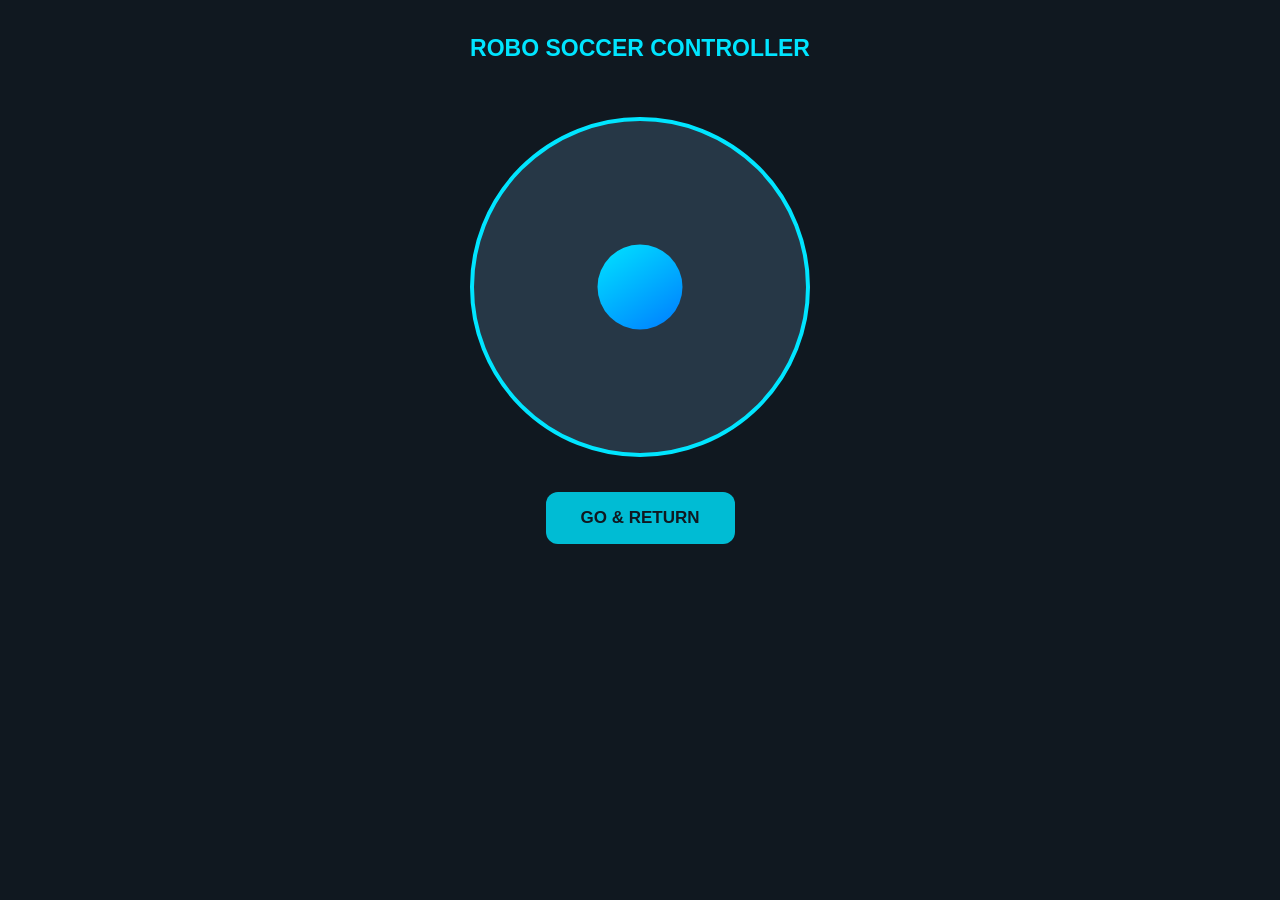
<file: Arduino/index.html>
<!DOCTYPE html>
<html>
<head>
<meta name="viewport" content="width=device-width,
initial-scale=1, maximum-scale=1, user-scalable=no">

<title>ROBO SOCCER CONTROLLER</title>

<style>
* { box-sizing: border-box; }

body {
    margin: 0;
    background: #101820;
    color: white;
    font-family: Arial;
    text-align: center;
    user-select: none;
    touch-action: none;
}

h2 {
    margin-top: 35px;
    font-size: 23px;
    color: #00e5ff;
}

#joystick {
    width: min(78vw, 340px);
    height: min(78vw, 340px);
    margin: 55px auto 35px;
    background: #263746;
    border: 4px solid #00e5ff;
    border-radius: 50%;
    position: relative;
    touch-action: none;
}

#stick {
    width: 85px;
    height: 85px;
    background: linear-gradient(145deg,#00e5ff,#007bff);
    border-radius: 50%;
    position: absolute;
    left: 50%;
    top: 50%;
    transform: translate(-50%,-50%);
}

#returnBtn {
    background: #00bcd4;
    color: #101820;
    border: none;
    padding: 16px 35px;
    border-radius: 12px;
    font-size: 17px;
    font-weight: bold;
}

#returnBtn:disabled {
    opacity: 0.5;
}
</style>
</head>

<body>

<h2>ROBO SOCCER CONTROLLER</h2>

<div id="joystick">
    <div id="stick"></div>
</div>

<button id="returnBtn">GO & RETURN</button>

<script>
const joystick = document.getElementById("joystick");
const stick = document.getElementById("stick");
const returnBtn = document.getElementById("returnBtn");

let active = false;
let x = 0, y = 0;
let lastSend = 0;

function sendCommand(force = false) {
    const now = Date.now();

    if (!force && now - lastSend < 40) return;

    lastSend = now;

    fetch(`/control?x=${x.toFixed(3)}&y=${y.toFixed(3)}`)
        .catch(() => {});
}

function moveJoystick(e) {
    if (!active) return;

    const rect = joystick.getBoundingClientRect();

    let dx = e.clientX - rect.left - rect.width / 2;
    let dy = rect.top + rect.height / 2 - e.clientY;

    const max = rect.width / 2 - 48;
    const distance = Math.hypot(dx, dy);

    if (distance > max) {
        dx *= max / distance;
        dy *= max / distance;
    }

    x = dx / max;
    y = dy / max;

    stick.style.left = (50 + dx / rect.width * 100) + "%";
    stick.style.top = (50 - dy / rect.height * 100) + "%";

    sendCommand();
}

function resetJoystick() {
    if (!active) return;

    active = false;
    x = 0;
    y = 0;

    stick.style.left = "50%";
    stick.style.top = "50%";

    sendCommand(true);
}

joystick.addEventListener("pointerdown", e => {
    active = true;
    joystick.setPointerCapture(e.pointerId);
    moveJoystick(e);
});

joystick.addEventListener("pointermove", moveJoystick);
joystick.addEventListener("pointerup", resetJoystick);
joystick.addEventListener("pointercancel", resetJoystick);

returnBtn.addEventListener("click", async () => {
    if (active) resetJoystick();

    returnBtn.disabled = true;

    try {
        await fetch("/sequence");
    } catch(e) {}

    setTimeout(() => {
        returnBtn.disabled = false;
    }, 1500);
});
</script>

</body>
</html>
</file>
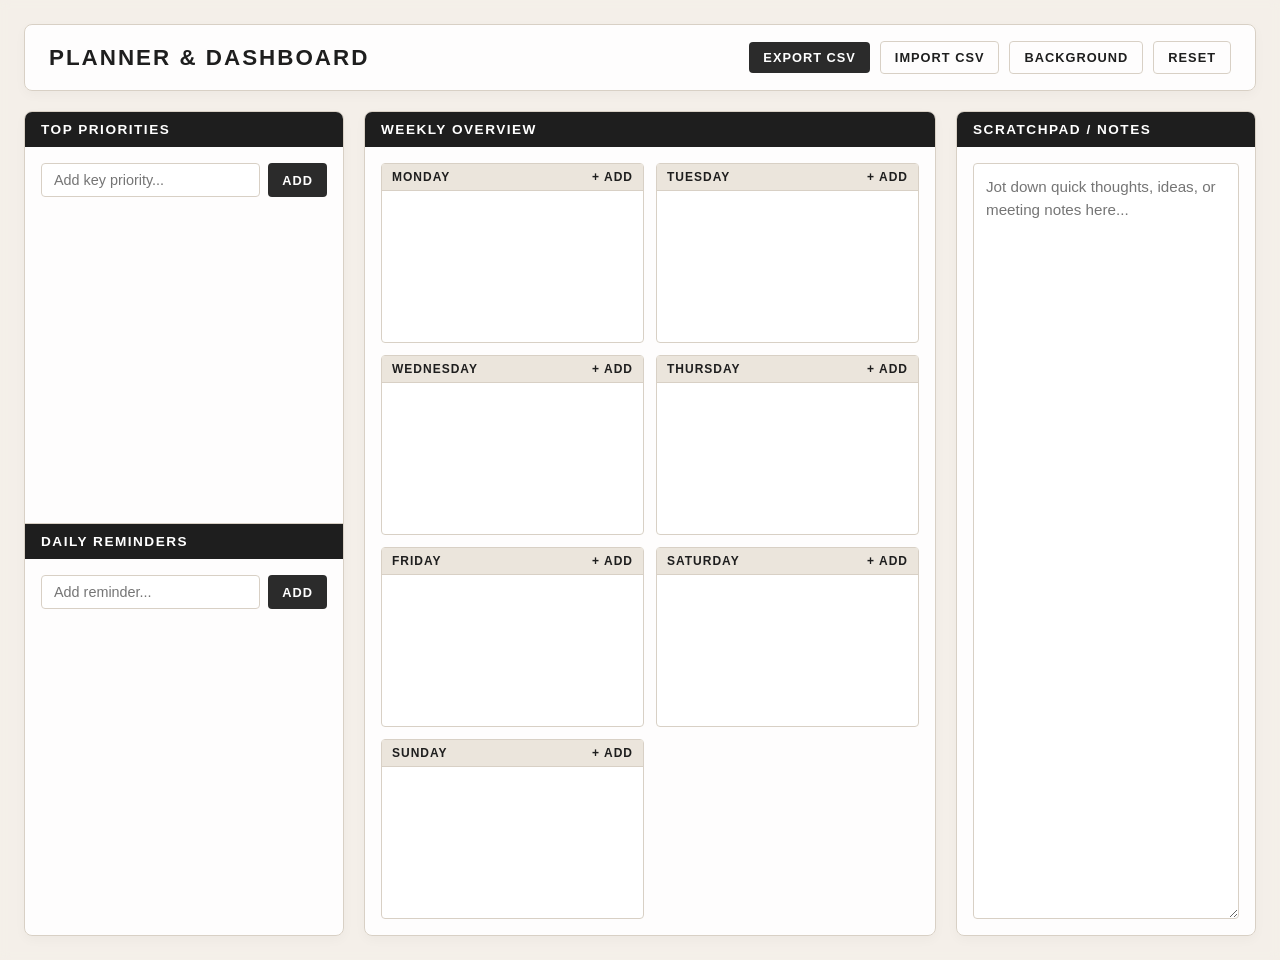
<file: WEB/Custom_notepad/index.html>
<!DOCTYPE html>
<html lang="en">
<head>
  <meta charset="UTF-8">
  <meta name="viewport" content="width=device-width, initial-scale=1.0">
  <title>Planner & Notepad Dashboard with Fixed CSV Import</title>
  <style>
    :root {
      --bg-color: #f4efe9;
      --card-bg: rgba(255, 255, 255, 0.88);
      --card-header: #1e1e1e;
      --card-header-text: #ffffff;
      --text-main: #1e1e1e;
      --text-sub: #666666;
      --border-color: #d8d0c5;
      --accent-color: #2b2b2b;
      --active-bg: #e2dad0;
    }

    * {
      box-sizing: border-box;
      margin: 0;
      padding: 0;
      font-family: -apple-system, BlinkMacSystemFont, "Segoe UI", Roboto, Helvetica, Arial, sans-serif;
    }

    body {
      min-height: 100vh;
      background-color: var(--bg-color);
      background-position: center;
      background-size: cover;
      background-attachment: fixed;
      color: var(--text-main);
      display: flex;
      flex-direction: column;
    }

    .app-wrapper {
      min-height: 100vh;
      background: rgba(244, 239, 233, 0.45);
      backdrop-filter: blur(5px);
      padding: 24px;
      display: flex;
      flex-direction: column;
      gap: 20px;
    }

    header {
      display: flex;
      justify-content: space-between;
      align-items: center;
      background: var(--card-bg);
      padding: 16px 24px;
      border-radius: 8px;
      border: 1px solid var(--border-color);
      box-shadow: 0 4px 12px rgba(0,0,0,0.03);
      flex-wrap: wrap;
      gap: 12px;
    }

    .logo-section h1 {
      font-size: 1.4rem;
      letter-spacing: 2px;
      text-transform: uppercase;
      font-weight: 800;
    }

    .header-controls {
      display: flex;
      gap: 10px;
      align-items: center;
      flex-wrap: wrap;
    }

    .btn {
      background: var(--accent-color);
      color: #ffffff;
      border: none;
      padding: 8px 14px;
      border-radius: 4px;
      font-size: 0.8rem;
      font-weight: 600;
      cursor: pointer;
      text-transform: uppercase;
      letter-spacing: 1px;
      transition: background 0.2s;
    }

    .btn:hover {
      background: #404040;
    }

    .btn-secondary {
      background: transparent;
      color: var(--text-main);
      border: 1px solid var(--border-color);
    }

    .btn-secondary:hover {
      background: var(--active-bg);
    }

    input[type="file"] {
      display: none;
    }

    .dashboard-grid {
      display: grid;
      grid-template-columns: 320px 1fr 300px;
      gap: 20px;
      flex-grow: 1;
    }

    @media (max-width: 1100px) {
      .dashboard-grid {
        grid-template-columns: 1fr 1fr;
      }
    }

    @media (max-width: 768px) {
      .dashboard-grid {
        grid-template-columns: 1fr;
      }
    }

    .panel {
      background: var(--card-bg);
      border-radius: 8px;
      border: 1px solid var(--border-color);
      display: flex;
      flex-direction: column;
      overflow: hidden;
      box-shadow: 0 4px 12px rgba(0,0,0,0.03);
    }

    .panel-header {
      background: var(--card-header);
      color: var(--card-header-text);
      padding: 10px 16px;
      font-size: 0.85rem;
      font-weight: 700;
      letter-spacing: 1.5px;
      text-transform: uppercase;
      display: flex;
      justify-content: space-between;
      align-items: center;
    }

    .panel-body {
      padding: 16px;
      display: flex;
      flex-direction: column;
      gap: 16px;
      flex-grow: 1;
    }

    .task-input-group {
      display: flex;
      gap: 8px;
    }

    .task-input-group input {
      flex-grow: 1;
      border: 1px solid var(--border-color);
      border-radius: 4px;
      padding: 8px 12px;
      background: #ffffff;
      outline: none;
      font-size: 0.9rem;
    }

    .task-list {
      list-style: none;
      display: flex;
      flex-direction: column;
      gap: 6px;
      overflow-y: auto;
      max-height: 240px;
    }

    .task-item {
      display: flex;
      align-items: center;
      gap: 10px;
      padding: 8px 10px;
      background: #ffffff;
      border: 1px solid var(--border-color);
      border-radius: 4px;
      font-size: 0.9rem;
    }

    .task-item.completed span {
      text-decoration: line-through;
      color: var(--text-sub);
    }

    .task-item input[type="checkbox"] {
      cursor: pointer;
      width: 16px;
      height: 16px;
      accent-color: var(--accent-color);
    }

    .task-item span {
      flex-grow: 1;
      word-break: break-word;
    }

    .delete-btn {
      color: #b91c1c;
      background: none;
      border: none;
      font-size: 1.1rem;
      cursor: pointer;
      padding: 0 4px;
      line-height: 1;
    }

    .weekly-grid {
      display: grid;
      grid-template-columns: repeat(2, 1fr);
      gap: 12px;
      flex-grow: 1;
    }

    @media (min-width: 1400px) {
      .weekly-grid {
        grid-template-columns: repeat(4, 1fr);
      }
    }

    .day-column {
      background: #ffffff;
      border: 1px solid var(--border-color);
      border-radius: 4px;
      display: flex;
      flex-direction: column;
      height: 180px;
    }

    .day-header {
      background: #ebe5dc;
      padding: 6px 10px;
      font-size: 0.75rem;
      font-weight: 700;
      letter-spacing: 1px;
      text-transform: uppercase;
      border-bottom: 1px solid var(--border-color);
      display: flex;
      justify-content: space-between;
    }

    .day-tasks {
      padding: 8px;
      flex-grow: 1;
      overflow-y: auto;
      display: flex;
      flex-direction: column;
      gap: 6px;
    }

    .mini-task {
      font-size: 0.8rem;
      display: flex;
      align-items: center;
      gap: 6px;
    }

    .mini-task input {
      accent-color: var(--accent-color);
    }

    .mini-task.completed span {
      text-decoration: line-through;
      color: var(--text-sub);
    }

    .mini-task span {
      flex-grow: 1;
      word-break: break-word;
    }

    textarea {
      width: 100%;
      height: 100%;
      min-height: 220px;
      border: 1px solid var(--border-color);
      border-radius: 4px;
      padding: 12px;
      background: #ffffff;
      color: var(--text-main);
      font-size: 0.95rem;
      line-height: 1.5;
      resize: vertical;
      outline: none;
    }

    textarea:focus {
      border-color: var(--accent-color);
    }
  </style>
</head>
<body>

  <div class="app-wrapper">
    <header>
      <div class="logo-section">
        <h1>Planner & Dashboard</h1>
      </div>
      <div class="header-controls">
        <button class="btn" id="export-csv-btn">Export CSV</button>
        <label for="import-csv" class="btn btn-secondary">Import CSV</label>
        <input type="file" id="import-csv" accept=".csv">
        <label for="bg-upload" class="btn btn-secondary">Background</label>
        <input type="file" id="bg-upload" accept="image/*">
        <button class="btn btn-secondary" id="reset-bg">Reset</button>
      </div>
    </header>

    <div class="dashboard-grid">
      <div class="panel">
        <div class="panel-header">Top Priorities</div>
        <div class="panel-body">
          <div class="task-input-group">
            <input type="text" id="priority-input" placeholder="Add key priority...">
            <button class="btn" id="add-priority-btn">Add</button>
          </div>
          <ul class="task-list" id="priority-list"></ul>
        </div>

        <div class="panel-header" style="border-top: 1px solid var(--border-color);">Daily Reminders</div>
        <div class="panel-body">
          <div class="task-input-group">
            <input type="text" id="reminder-input" placeholder="Add reminder...">
            <button class="btn" id="add-reminder-btn">Add</button>
          </div>
          <ul class="task-list" id="reminder-list"></ul>
        </div>
      </div>

      <div class="panel">
        <div class="panel-header">Weekly Overview</div>
        <div class="panel-body">
          <div class="weekly-grid" id="weekly-grid"></div>
        </div>
      </div>

      <div class="panel">
        <div class="panel-header">Scratchpad / Notes</div>
        <div class="panel-body" style="height: 100%;">
          <textarea id="notepad" placeholder="Jot down quick thoughts, ideas, or meeting notes here..."></textarea>
        </div>
      </div>
    </div>
  </div>

  <script>
    const STORAGE_NOTE = 'planner_notepad';
    const STORAGE_BG = 'planner_bg';
    const STORAGE_PRIORITIES = 'planner_priorities';
    const STORAGE_REMINDERS = 'planner_reminders';
    const STORAGE_WEEKLY = 'planner_weekly';

    const notepad = document.getElementById('notepad');
    const bgUpload = document.getElementById('bg-upload');
    const resetBg = document.getElementById('reset-bg');
    
    const priorityInput = document.getElementById('priority-input');
    const addPriorityBtn = document.getElementById('add-priority-btn');
    const priorityList = document.getElementById('priority-list');

    const reminderInput = document.getElementById('reminder-input');
    const addReminderBtn = document.getElementById('add-reminder-btn');
    const reminderList = document.getElementById('reminder-list');

    const weeklyGrid = document.getElementById('weekly-grid');
    const exportCsvBtn = document.getElementById('export-csv-btn');
    const importCsvInput = document.getElementById('import-csv');

    // Background Management
    const savedBg = localStorage.getItem(STORAGE_BG);
    if (savedBg) document.body.style.backgroundImage = `url(${savedBg})`;

    bgUpload.addEventListener('change', (e) => {
      const file = e.target.files[0];
      if (file) {
        const reader = new FileReader();
        reader.onload = function(event) {
          const bgData = event.target.result;
          document.body.style.backgroundImage = `url(${bgData})`;
          localStorage.setItem(STORAGE_BG, bgData);
        };
        reader.readAsDataURL(file);
      }
    });

    resetBg.addEventListener('click', () => {
      document.body.style.backgroundImage = 'none';
      localStorage.removeItem(STORAGE_BG);
    });

    // Notepad Management
    notepad.value = localStorage.getItem(STORAGE_NOTE) || '';
    notepad.addEventListener('input', () => {
      localStorage.setItem(STORAGE_NOTE, notepad.value);
    });

    // List Manager Helper
    function createListManager(inputEl, btnEl, listEl, storageKey) {
      let items = JSON.parse(localStorage.getItem(storageKey)) || [];

      function render() {
        listEl.innerHTML = '';
        items.forEach((item, idx) => {
          const li = document.createElement('li');
          li.className = `task-item ${item.completed ? 'completed' : ''}`;

          const cb = document.createElement('input');
          cb.type = 'checkbox';
          cb.checked = item.completed;
          cb.addEventListener('change', () => {
            items[idx].completed = cb.checked;
            save();
            render();
          });

          const span = document.createElement('span');
          span.textContent = item.text;

          const del = document.createElement('button');
          del.className = 'delete-btn';
          del.innerHTML = '&times;';
          del.addEventListener('click', () => {
            items.splice(idx, 1);
            save();
            render();
          });

          li.appendChild(cb);
          li.appendChild(span);
          li.appendChild(del);
          listEl.appendChild(li);
        });
      }

      function save() {
        localStorage.setItem(storageKey, JSON.stringify(items));
      }

      function addItem() {
        const text = inputEl.value.trim();
        if (text) {
          items.push({ text, completed: false });
          save();
          render();
          inputEl.value = '';
        }
      }

      btnEl.addEventListener('click', addItem);
      inputEl.addEventListener('keypress', (e) => {
        if (e.key === 'Enter') addItem();
      });

      render();
      return { render, getItems: () => items, setItems: (newItems) => { items = newItems; save(); render(); } };
    }

    const priorityMgr = createListManager(priorityInput, addPriorityBtn, priorityList, STORAGE_PRIORITIES);
    const reminderMgr = createListManager(reminderInput, addReminderBtn, reminderList, STORAGE_REMINDERS);

    // Weekly Planner Management
    const daysOfWeek = ['Monday', 'Tuesday', 'Wednesday', 'Thursday', 'Friday', 'Saturday', 'Sunday'];
    let weeklyData = JSON.parse(localStorage.getItem(STORAGE_WEEKLY)) || {
      Monday: [], Tuesday: [], Wednesday: [], Thursday: [], Friday: [], Saturday: [], Sunday: []
    };

    function renderWeeklyGrid() {
      weeklyGrid.innerHTML = '';
      daysOfWeek.forEach((day) => {
        const dayCol = document.createElement('div');
        dayCol.className = 'day-column';

        const dayHeader = document.createElement('div');
        dayHeader.className = 'day-header';
        dayHeader.innerHTML = `<span>${day}</span><span style="cursor:pointer;" onclick="addWeeklyTask('${day}')">+ Add</span>`;

        const dayTasks = document.createElement('div');
        dayTasks.className = 'day-tasks';

        (weeklyData[day] || []).forEach((task, idx) => {
          const taskEl = document.createElement('div');
          taskEl.className = `mini-task ${task.completed ? 'completed' : ''}`;

          const cb = document.createElement('input');
          cb.type = 'checkbox';
          cb.checked = task.completed;
          cb.addEventListener('change', () => {
            weeklyData[day][idx].completed = cb.checked;
            saveWeekly();
            renderWeeklyGrid();
          });

          const span = document.createElement('span');
          span.textContent = task.text;

          const del = document.createElement('button');
          del.className = 'delete-btn';
          del.innerHTML = '&times;';
          del.addEventListener('click', () => {
            weeklyData[day].splice(idx, 1);
            saveWeekly();
            renderWeeklyGrid();
          });

          taskEl.appendChild(cb);
          taskEl.appendChild(span);
          taskEl.appendChild(del);
          dayTasks.appendChild(taskEl);
        });

        dayCol.appendChild(dayHeader);
        dayCol.appendChild(dayTasks);
        weeklyGrid.appendChild(dayCol);
      });
    }

    function saveWeekly() {
      localStorage.setItem(STORAGE_WEEKLY, JSON.stringify(weeklyData));
    }

    window.addWeeklyTask = function(day) {
      const text = prompt(`Add task for ${day}:`);
      if (text && text.trim()) {
        if (!weeklyData[day]) weeklyData[day] = [];
        weeklyData[day].push({ text: text.trim(), completed: false });
        saveWeekly();
        renderWeeklyGrid();
      }
    };

    renderWeeklyGrid();

    // CSV EXPORT LOGIC
    exportCsvBtn.addEventListener('click', () => {
      const csvRows = [['Category', 'Day/Section', 'Task/Note', 'Status']];

      priorityMgr.getItems().forEach(item => {
        csvRows.push(['Top Priorities', 'Daily', `"${item.text.replace(/"/g, '""')}"`, item.completed ? 'Completed' : 'Pending']);
      });

      reminderMgr.getItems().forEach(item => {
        csvRows.push(['Daily Reminders', 'Daily', `"${item.text.replace(/"/g, '""')}"`, item.completed ? 'Completed' : 'Pending']);
      });

      daysOfWeek.forEach(day => {
        (weeklyData[day] || []).forEach(item => {
          csvRows.push(['Weekly Planner', day, `"${item.text.replace(/"/g, '""')}"`, item.completed ? 'Completed' : 'Pending']);
        });
      });

      const noteContent = notepad.value.trim();
      if (noteContent) {
        csvRows.push(['Scratchpad Notes', 'General', `"${noteContent.replace(/"/g, '""')}"`, 'Note']);
      }

      const csvString = csvRows.map(e => e.join(',')).join('\n');
      const blob = new Blob([csvString], { type: 'text/csv;charset=utf-8;' });
      const url = URL.createObjectURL(blob);
      const link = document.createElement('a');
      link.setAttribute('href', url);
      link.setAttribute('download', 'planner_and_notepad_backup.csv');
      document.body.appendChild(link);
      link.click();
      document.body.removeChild(link);
    });

    // ROBUST CSV PARSER FUNCTION
    function parseCSV(text) {
      let p = '', c = '', r = [];
      let q = false;
      let row = [''];
      for (let i = 0; i < text.length; i++) {
        c = text[i];
        p = text[i - 1];
        if (c === '"') {
          if (q && text[i + 1] === '"') {
            row[row.length - 1] += '"';
            i++;
          } else {
            q = !q;
          }
        } else if (c === ',' && !q) {
          row.push('');
        } else if ((c === '\r' || c === '\n') && !q) {
          if (c === '\r' && text[i + 1] === '\n') {
            i++;
          }
          r.push(row);
          row = [''];
        } else {
          row[row.length - 1] += c;
        }
      }
      if (row.length > 1 || row[0] !== '') {
        r.push(row);
      }
      return r;
    }

    // FIXED CSV IMPORT LOGIC
    importCsvInput.addEventListener('change', (e) => {
      const file = e.target.files[0];
      if (!file) return;

      const reader = new FileReader();
      reader.onload = function(evt) {
        try {
          const rows = parseCSV(evt.target.result);
          if (rows.length <= 1) {
            alert('File is empty or invalid CSV format.');
            return;
          }

          const newPriorities = [];
          const newReminders = [];
          const newWeekly = { Monday: [], Tuesday: [], Wednesday: [], Thursday: [], Friday: [], Saturday: [], Sunday: [] };
          let newNotes = [];

          // Skip header row
          for (let i = 1; i < rows.length; i++) {
            const cols = rows[i];
            if (cols.length < 3) continue;

            const category = (cols[0] || '').trim();
            const day = (cols[1] || '').trim();
            const taskNote = (cols[2] || '').trim();
            const status = (cols[3] || '').trim();

            if (!taskNote) continue;

            const isCompleted = status.toLowerCase() === 'completed' || status.toLowerCase() === 'in progress';

            if (category === 'Top Priorities') {
              newPriorities.push({ text: taskNote, completed: isCompleted });
            } else if (category === 'Daily Reminders') {
              newReminders.push({ text: taskNote, completed: isCompleted });
            } else if (category === 'Weekly Planner' && daysOfWeek.includes(day)) {
              newWeekly[day].push({ text: taskNote, completed: isCompleted });
            } else if (category === 'Scratchpad Notes') {
              newNotes.push(taskNote);
            }
          }

          priorityMgr.setItems(newPriorities);
          reminderMgr.setItems(newReminders);
          weeklyData = newWeekly;
          saveWeekly();
          renderWeeklyGrid();

          if (newNotes.length > 0) {
            const combinedNotes = newNotes.join('\n\n');
            notepad.value = combinedNotes;
            localStorage.setItem(STORAGE_NOTE, combinedNotes);
          }

          alert('CSV imported successfully!');
        } catch (err) {
          console.error(err);
          alert('Failed to parse CSV file. Please make sure it is a valid exported CSV.');
        } finally {
          importCsvInput.value = '';
        }
      };
      reader.readAsText(file);
    });
  </script>
</body>
</html>
</file>
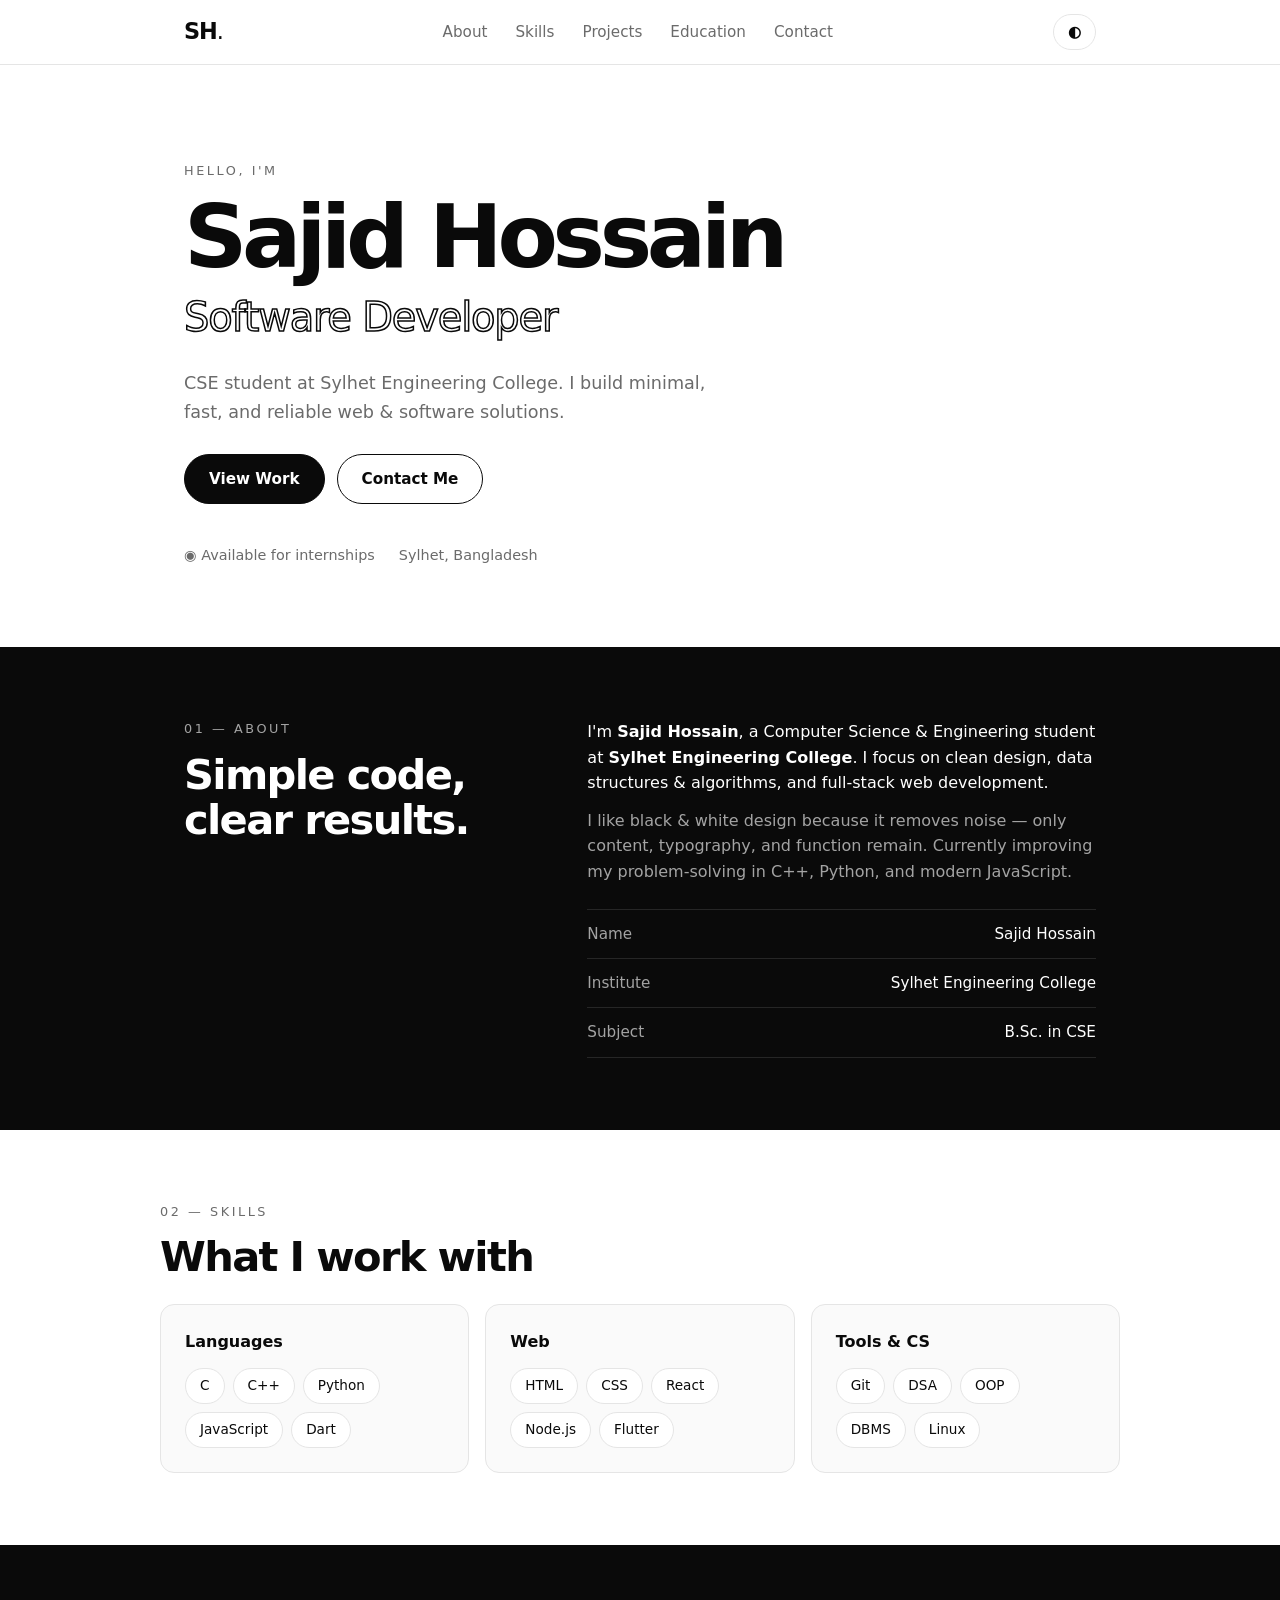
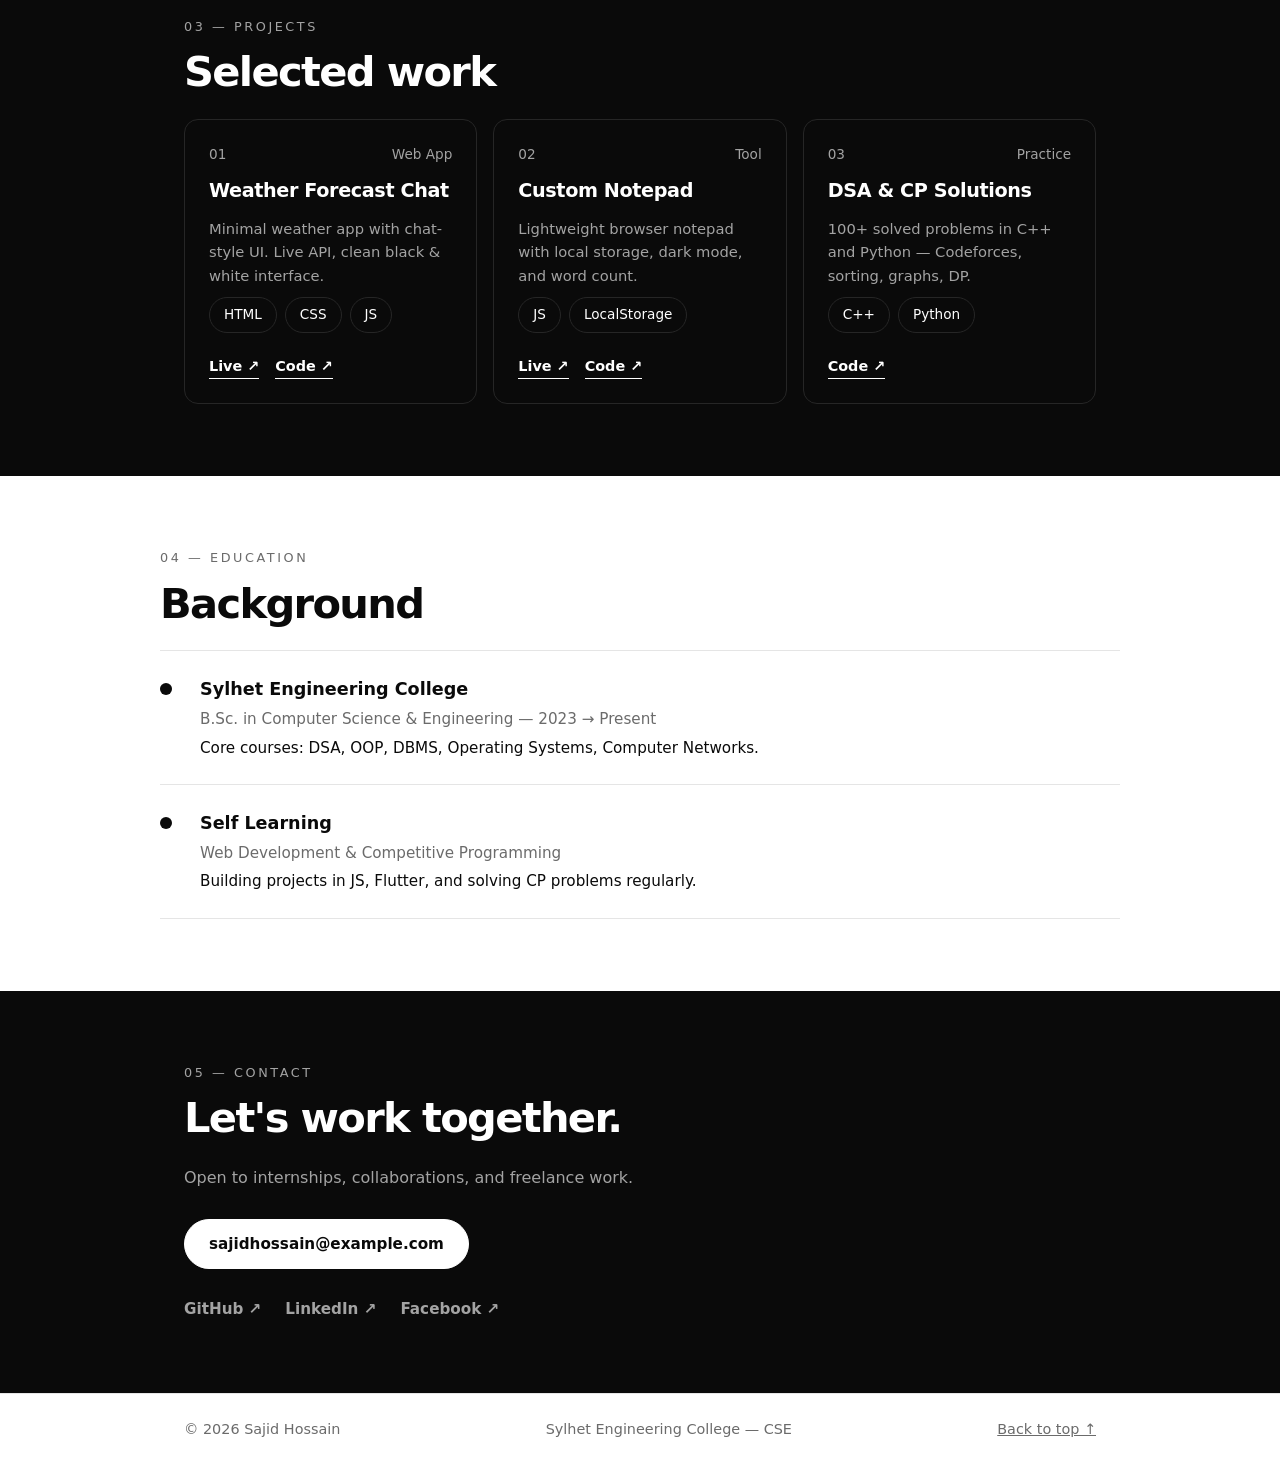
<file: WEB/portfolio/index.html>
<!DOCTYPE html>
<html lang="en">
<head>
  <meta charset="UTF-8" />
  <meta name="viewport" content="width=device-width, initial-scale=1.0" />
  <title>Sajid Hossain — Software Developer</title>
  <meta name="description" content="Portfolio of Sajid Hossain, CSE student at Sylhet Engineering College and software developer." />
  <link rel="stylesheet" href="style.css" />
</head>
<body>
  <header class="nav">
    <div class="container nav-inner">
      <a href="#top" class="logo">SH<span>.</span></a>
      <nav class="links" id="navLinks">
        <a href="#about">About</a>
        <a href="#skills">Skills</a>
        <a href="#projects">Projects</a>
        <a href="#education">Education</a>
        <a href="#contact">Contact</a>
      </nav>
      <div class="nav-actions">
        <button id="themeToggle" class="btn btn-ghost" aria-label="Toggle theme">◐</button>
        <button id="menuBtn" class="btn btn-ghost menu-btn" aria-label="Menu">☰</button>
      </div>
    </div>
  </header>

  <main id="top">
    <!-- Hero -->
    <section class="hero container">
      <p class="eyebrow">Hello, I'm</p>
      <h1>Sajid Hossain</h1>
      <h2>Software Developer</h2>
      <p class="lede">
        CSE student at Sylhet Engineering College.
        I build minimal, fast, and reliable web &amp; software solutions.
      </p>
      <div class="cta">
        <a href="#projects" class="btn btn-solid">View Work</a>
        <a href="#contact" class="btn btn-outline">Contact Me</a>
      </div>
      <div class="meta">
        <span>◉ Available for internships</span>
        <span>Sylhet, Bangladesh</span>
      </div>
    </section>

    <!-- About -->
    <section id="about" class="section section-invert">
      <div class="container grid-2">
        <div>
          <p class="label">01 — About</p>
          <h3>Simple code,<br />clear results.</h3>
        </div>
        <div>
          <p>
            I'm <strong>Sajid Hossain</strong>, a Computer Science &amp; Engineering student
            at <strong>Sylhet Engineering College</strong>. I focus on clean design,
            data structures &amp; algorithms, and full-stack web development.
          </p>
          <p class="muted">
            I like black &amp; white design because it removes noise — only content,
            typography, and function remain. Currently improving my problem-solving
            in C++, Python, and modern JavaScript.
          </p>
          <ul class="facts">
            <li><span>Name</span>Sajid Hossain</li>
            <li><span>Institute</span>Sylhet Engineering College</li>
            <li><span>Subject</span>B.Sc. in CSE</li>
          </ul>
        </div>
      </div>
    </section>

    <!-- Skills -->
    <section id="skills" class="section container">
      <p class="label">02 — Skills</p>
      <h3>What I work with</h3>
      <div class="cards">
        <div class="card">
          <h4>Languages</h4>
          <div class="tags">
            <span>C</span><span>C++</span><span>Python</span><span>JavaScript</span><span>Dart</span>
          </div>
        </div>
        <div class="card">
          <h4>Web</h4>
          <div class="tags">
            <span>HTML</span><span>CSS</span><span>React</span><span>Node.js</span><span>Flutter</span>
          </div>
        </div>
        <div class="card">
          <h4>Tools &amp; CS</h4>
          <div class="tags">
            <span>Git</span><span>DSA</span><span>OOP</span><span>DBMS</span><span>Linux</span>
          </div>
        </div>
      </div>
    </section>

    <!-- Projects -->
    <section id="projects" class="section section-invert">
      <div class="container">
        <p class="label">03 — Projects</p>
        <h3>Selected work</h3>
        <div class="projects">
          <article class="project">
            <div class="project-top"><span>01</span><span>Web App</span></div>
            <h4>Weather Forecast Chat</h4>
            <p>Minimal weather app with chat-style UI. Live API, clean black &amp; white interface.</p>
            <div class="tags"><span>HTML</span><span>CSS</span><span>JS</span></div>
            <div class="project-links">
              <a href="#">Live ↗</a><a href="#">Code ↗</a>
            </div>
          </article>
          <article class="project">
            <div class="project-top"><span>02</span><span>Tool</span></div>
            <h4>Custom Notepad</h4>
            <p>Lightweight browser notepad with local storage, dark mode, and word count.</p>
            <div class="tags"><span>JS</span><span>LocalStorage</span></div>
            <div class="project-links">
              <a href="#">Live ↗</a><a href="#">Code ↗</a>
            </div>
          </article>
          <article class="project">
            <div class="project-top"><span>03</span><span>Practice</span></div>
            <h4>DSA &amp; CP Solutions</h4>
            <p>100+ solved problems in C++ and Python — Codeforces, sorting, graphs, DP.</p>
            <div class="tags"><span>C++</span><span>Python</span></div>
            <div class="project-links">
              <a href="#">Code ↗</a>
            </div>
          </article>
        </div>
      </div>
    </section>

    <!-- Education -->
    <section id="education" class="section container">
      <p class="label">04 — Education</p>
      <h3>Background</h3>
      <div class="timeline">
        <div class="t-item">
          <span class="t-dot"></span>
          <div>
            <h4>Sylhet Engineering College</h4>
            <p class="muted">B.Sc. in Computer Science &amp; Engineering — 2023 → Present</p>
            <p>Core courses: DSA, OOP, DBMS, Operating Systems, Computer Networks.</p>
          </div>
        </div>
        <div class="t-item">
          <span class="t-dot"></span>
          <div>
            <h4>Self Learning</h4>
            <p class="muted">Web Development &amp; Competitive Programming</p>
            <p>Building projects in JS, Flutter, and solving CP problems regularly.</p>
          </div>
        </div>
      </div>
    </section>

    <!-- Contact -->
    <section id="contact" class="section section-invert">
      <div class="container contact">
        <p class="label">05 — Contact</p>
        <h3>Let's work together.</h3>
        <p class="muted">Open to internships, collaborations, and freelance work.</p>
        <div class="cta">
          <a href="mailto:sajidhossain@example.com" class="btn btn-solid btn-light">sajidhossain@example.com</a>
        </div>
        <div class="socials">
          <a href="https://github.com/" target="_blank" rel="noopener">GitHub ↗</a>
          <a href="https://linkedin.com/" target="_blank" rel="noopener">LinkedIn ↗</a>
          <a href="https://facebook.com/" target="_blank" rel="noopener">Facebook ↗</a>
        </div>
      </div>
    </section>
  </main>

  <footer>
    <div class="container foot">
      <span>© 2026 Sajid Hossain</span>
      <span>Sylhet Engineering College — CSE</span>
      <a href="#top">Back to top ↑</a>
    </div>
  </footer>

  <script src="script.js"></script>
</body>
</html>
</file>
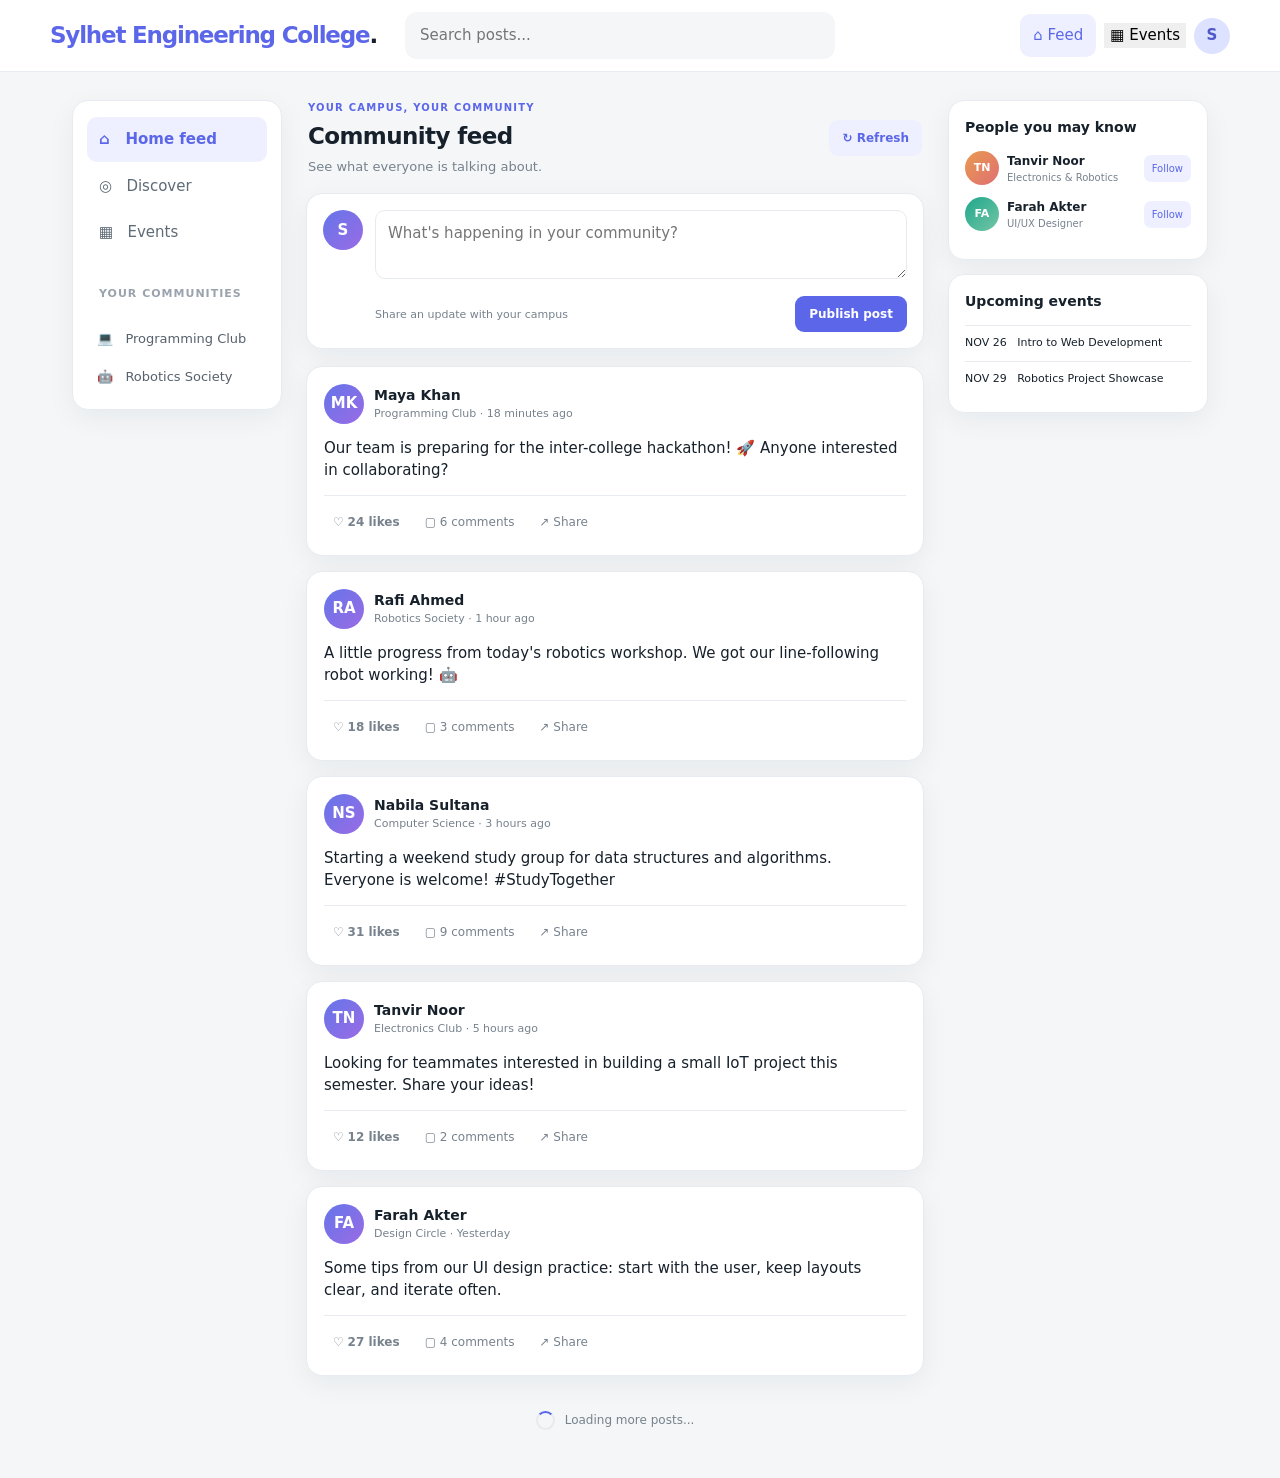
<file: WEB/sec_media/index.html>
<!doctype html>
<html lang="en">
<head>
  <meta charset="UTF-8">
  <meta name="viewport" content="width=device-width, initial-scale=1">
  <title>SEC-College Community</title>
  <link rel="stylesheet" href="css/style.css">
  <script src="js/script.js" defer></script>
</head>
<body>
  <header class="topbar">
    <a class="brand" href="#">Sylhet Engineering College<span>.</span></a>
    <input id="searchInput" class="search" type="search" placeholder="Search posts..." aria-label="Search posts">
    <div class="top-actions"><button class="nav active">⌂ Feed</button><button id="nav_button_event">▦ Events</button><div class="profile">S</div></div>
  </header>
  <main class="layout">
    <aside class="sidebar">
      <a class="side-link active" href="#">⌂ &nbsp; Home feed</a>
      <a class="side-link" href="#">◎ &nbsp; Discover</a>
      <a class="side-link" href="events.html">▦ &nbsp; Events</a>
      <p class="side-heading">YOUR COMMUNITIES</p>
      <div class="community">💻 &nbsp; Programming Club</div>
      <div class="community">🤖 &nbsp; Robotics Society</div>
    </aside>
    <section class="feed-column">
      <div class="heading">
        <div><p class="eyebrow">YOUR CAMPUS, YOUR COMMUNITY</p><h1>Community feed</h1><p class="muted">See what everyone is talking about.</p></div>
        <button id="refreshButton" class="refresh">↻ Refresh</button>
      </div>
      <form id="postForm" class="composer">
        <div class="avatar">S</div>
        <div class="compose-main"><textarea id="postContent" rows="2" placeholder="What's happening in your community?"></textarea>
          <div class="compose-footer"><span class="muted small">Share an update with your campus</span><button class="primary" type="submit">Publish post</button></div>
        </div>
      </form>
      <div id="feed" aria-live="polite"></div>
      <div id="feedLoader" class="loader"><span class="spinner"></span><span id="loaderText">Loading more posts...</span></div>
      <p id="endMessage" class="message" hidden>You're all caught up!</p>
      <p id="emptyMessage" class="message" hidden>No posts match your search.</p>
      <button id="retryButton" class="retry" hidden>Try loading again</button>
    </section>
    <aside class="rightbar">
      <section class="side-card"><h2>People you may know</h2>
        <div class="person"><div class="avatar orange">TN</div><div><b>Tanvir Noor</b><small>Electronics & Robotics</small></div><button class="follow">Follow</button></div>
        <div class="person"><div class="avatar green">FA</div><div><b>Farah Akter</b><small>UI/UX Designer</small></div><button class="follow">Follow</button></div>
      </section>
      <section class="side-card"><h2>Upcoming events</h2><p class="event">NOV 26 &nbsp; Intro to Web Development</p><p class="event">NOV 29 &nbsp; Robotics Project Showcase</p></section>
    </aside>
  </main>
  <div id="toast" class="toast" role="status"></div>
</body>
</html>
</file>
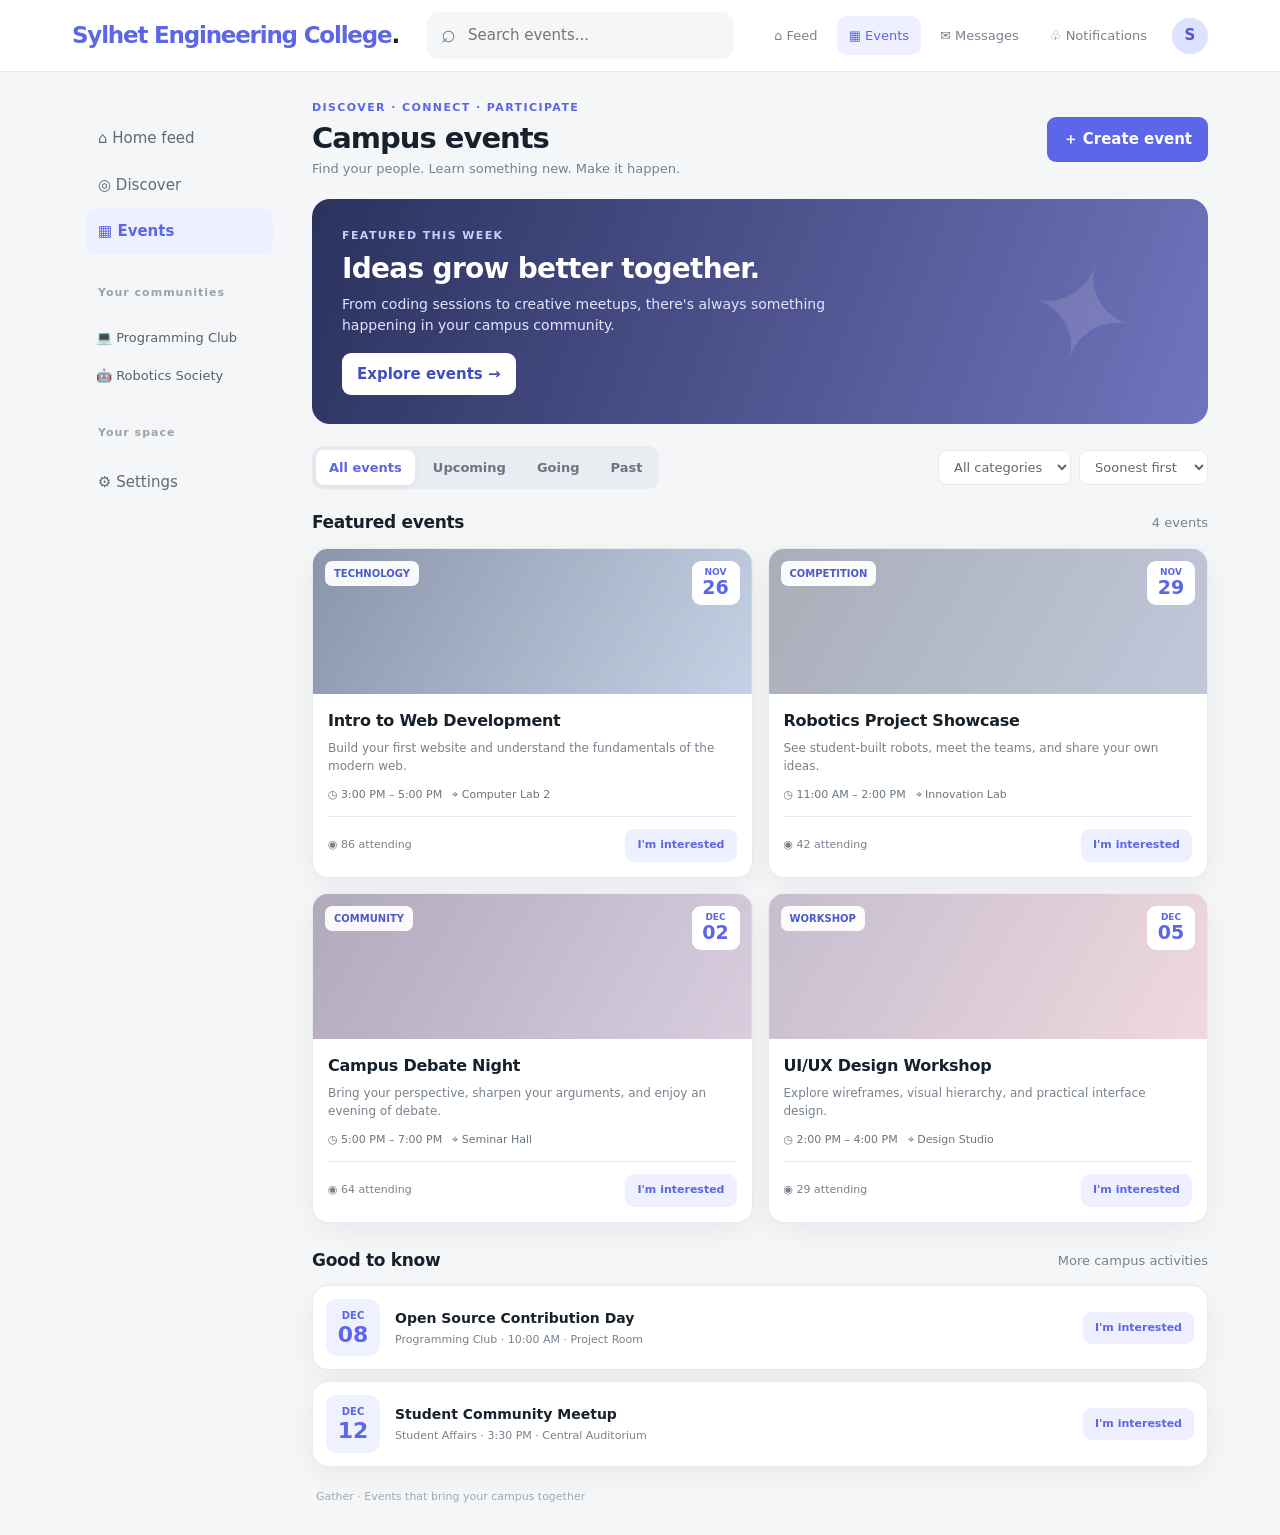
<file: WEB/sec_media/events.html>
<!DOCTYPE html>
<html lang="en">
<head>
  <meta charset="UTF-8">
  <meta name="viewport" content="width=device-width, initial-scale=1.0">
  <meta name="description" content="Discover campus events on SEC Campus App.">
  <title>Events — Daily</title>
  <link rel="stylesheet" href="css/events.css">
  <script src="js/events.js" defer></script>
</head>
<body>
  <header class="topbar">
    <div class="topbar-inner">
      <a class="brand" href="index.html">Sylhet Engineering College<span>.</span></a>
      <label class="search">
        <span aria-hidden="true">⌕</span>
        <input id="eventSearch" type="search" placeholder="Search events..." aria-label="Search events">
      </label>
      <nav class="top-nav" aria-label="Main navigation">
        <a href="index.html">⌂ Feed</a>
        <a class="active" href="events.html">▦ Events</a>
        <a href="#" data-demo="Messages">✉ Messages</a>
        <a href="#" data-demo="Notifications">♧ Notifications</a>
        <div class="avatar" aria-label="Your profile">S</div>
      </nav>
    </div>
  </header>

  <div class="layout">
    <aside class="sidebar">
      <nav aria-label="Sidebar navigation">
        <a class="side-link" href="index.html"><span>⌂</span> Home feed</a>
        <a class="side-link" href="#" data-demo="Discover"><span>◎</span> Discover</a>
        <a class="side-link active" href="events.html"><span>▦</span> Events</a>
      </nav>
      <p class="side-heading">Your communities</p>
      <div class="community"><span>💻</span> Programming Club</div>
      <div class="community"><span>🤖</span> Robotics Society</div>
      <p class="side-heading">Your space</p>
      <a class="side-link" href="#" data-demo="Settings"><span>⚙</span> Settings</a>
    </aside>

    <main class="content">
      <section class="page-heading">
        <div>
          <p class="eyebrow">Discover · Connect · Participate</p>
          <h1>Campus events</h1>
          <p class="muted">Find your people. Learn something new. Make it happen.</p>
        </div>
        <button class="primary-button" id="openCreate">＋ Create event</button>
      </section>

      <section class="hero">
        <div class="hero-copy">
          <p class="eyebrow">Featured this week</p>
          <h2>Ideas grow better together.</h2>
          <p>From coding sessions to creative meetups, there's always something happening in your campus community.</p>
          <button class="light-button" id="exploreButton">Explore events →</button>
        </div>
      </section>

      <section class="toolbar" aria-label="Event filters">
        <div class="tabs" id="filterTabs">
          <button class="tab active" data-filter="all">All events</button>
          <button class="tab" data-filter="upcoming">Upcoming</button>
          <button class="tab" data-filter="joined">Going</button>
          <button class="tab" data-filter="past">Past</button>
        </div>
        <div class="filters">
          <select id="categoryFilter" aria-label="Filter by category">
            <option value="all">All categories</option>
            <option>Technology</option><option>Workshop</option>
            <option>Community</option><option>Competition</option>
          </select>
          <select id="sortFilter" aria-label="Sort events">
            <option value="soon">Soonest first</option>
            <option value="popular">Most popular</option>
          </select>
        </div>
      </section>

      <div class="section-heading">
        <h2>Featured events</h2>
        <span id="eventCount" class="muted">4 events</span>
      </div>
      <section class="event-grid" id="eventGrid" aria-live="polite">
        <article class="event-card" data-category="Technology" data-date="2026-11-26" data-popularity="86" data-joined="false" data-title="Intro to Web Development">
          <div class="event-cover cover-web">
            <span class="category">TECHNOLOGY</span><span class="date-chip">NOV<strong>26</strong></span>
          </div>
          <div class="event-body">
            <h3>Intro to Web Development</h3>
            <p class="description">Build your first website and understand the fundamentals of the modern web.</p>
            <div class="event-meta"><span>◷ 3:00 PM – 5:00 PM</span><span>⌖ Computer Lab 2</span></div>
            <div class="event-footer"><span class="attending">◉ 86 attending</span><button class="rsvp">I'm interested</button></div>
          </div>
        </article>
        <article class="event-card" data-category="Competition" data-date="2026-11-29" data-popularity="42" data-joined="false" data-title="Robotics Project Showcase">
          <div class="event-cover cover-robotics">
            <span class="category">COMPETITION</span><span class="date-chip">NOV<strong>29</strong></span>
          </div>
          <div class="event-body">
            <h3>Robotics Project Showcase</h3>
            <p class="description">See student-built robots, meet the teams, and share your own ideas.</p>
            <div class="event-meta"><span>◷ 11:00 AM – 2:00 PM</span><span>⌖ Innovation Lab</span></div>
            <div class="event-footer"><span class="attending">◉ 42 attending</span><button class="rsvp">I'm interested</button></div>
          </div>
        </article>
        <article class="event-card" data-category="Community" data-date="2026-12-02" data-popularity="64" data-joined="false" data-title="Campus Debate Night">
          <div class="event-cover cover-debate">
            <span class="category">COMMUNITY</span><span class="date-chip">DEC<strong>02</strong></span>
          </div>
          <div class="event-body">
            <h3>Campus Debate Night</h3>
            <p class="description">Bring your perspective, sharpen your arguments, and enjoy an evening of debate.</p>
            <div class="event-meta"><span>◷ 5:00 PM – 7:00 PM</span><span>⌖ Seminar Hall</span></div>
            <div class="event-footer"><span class="attending">◉ 64 attending</span><button class="rsvp">I'm interested</button></div>
          </div>
        </article>
        <article class="event-card" data-category="Workshop" data-date="2026-12-05" data-popularity="29" data-joined="false" data-title="UI/UX Design Workshop">
          <div class="event-cover cover-design">
            <span class="category">WORKSHOP</span><span class="date-chip">DEC<strong>05</strong></span>
          </div>
          <div class="event-body">
            <h3>UI/UX Design Workshop</h3>
            <p class="description">Explore wireframes, visual hierarchy, and practical interface design.</p>
            <div class="event-meta"><span>◷ 2:00 PM – 4:00 PM</span><span>⌖ Design Studio</span></div>
            <div class="event-footer"><span class="attending">◉ 29 attending</span><button class="rsvp">I'm interested</button></div>
          </div>
        </article>
      </section>
      <div class="empty-state" id="emptyState" hidden>No events found. Try changing your filters.</div>

      <div class="section-heading upcoming-heading"><h2>Good to know</h2><span class="muted">More campus activities</span></div>
      <section class="upcoming-list">
        <article class="list-card">
          <div class="list-date">DEC<strong>08</strong></div>
          <div class="list-info"><h3>Open Source Contribution Day</h3><p>Programming Club · 10:00 AM · Project Room</p></div>
          <button class="rsvp">I'm interested</button>
        </article>
        <article class="list-card">
          <div class="list-date">DEC<strong>12</strong></div>
          <div class="list-info"><h3>Student Community Meetup</h3><p>Student Affairs · 3:30 PM · Central Auditorium</p></div>
          <button class="rsvp">I'm interested</button>
        </article>
      </section>
      <footer class="footer">Gather · Events that bring your campus together</footer>
    </main>
  </div>

  <div class="modal-backdrop" id="createModal" role="dialog" aria-modal="true" aria-labelledby="modalTitle">
    <div class="modal">
      <h2 id="modalTitle">Create an event</h2>
      <p class="muted">Share something exciting with your campus community.</p>
      <form id="eventForm">
        <label>Event name<input id="newEventName" required maxlength="80" placeholder="e.g. Frontend study session"></label>
        <label>Category<select id="newEventCategory"><option>Technology</option><option>Workshop</option><option>Community</option><option>Competition</option></select></label>
        <label>Date<input id="newEventDate" type="date" required></label>
        <label>Time<input id="newEventTime" type="time" required></label>
        <label>Location<input id="newEventLocation" required maxlength="100" placeholder="Where will it happen?"></label>
        <div class="modal-actions">
          <button type="button" class="secondary-button" id="cancelCreate">Cancel</button>
          <button type="submit" class="primary-button">Publish event</button>
        </div>
      </form>
    </div>
  </div>
  <div class="toast" id="toast" role="status" aria-live="polite"></div>
</body>
</html>
</file>
<file: WEB/portfolio/style.css>
/* Minimal Black & White Portfolio — Sajid Hossain */
:root {
  --bg: #ffffff;
  --fg: #0a0a0a;
  --muted: #6b6b6b;
  --line: #e5e5e5;
  --card: #fafafa;
  --invert-bg: #0a0a0a;
  --invert-fg: #ffffff;
  --invert-muted: #a3a3a3;
  --invert-line: #262626;
  --radius: 14px;
  --max: 960px;
}

* { box-sizing: border-box; margin: 0; padding: 0; }
html { scroll-behavior: smooth; }
body {
  font-family: ui-sans-serif, system-ui, -apple-system, "Segoe UI", Roboto, Arial, sans-serif;
  background: var(--bg);
  color: var(--fg);
  line-height: 1.6;
  -webkit-font-smoothing: antialiased;
}
body.dark {
  --bg: #0a0a0a;
  --fg: #f5f5f5;
  --muted: #a3a3a3;
  --line: #262626;
  --card: #111111;
  --invert-bg: #ffffff;
  --invert-fg: #0a0a0a;
  --invert-muted: #525252;
  --invert-line: #e5e5e5;
}

.container { max-width: var(--max); margin: 0 auto; padding: 0 24px; }
a { color: inherit; }

/* Nav */
.nav {
  position: sticky; top: 0; z-index: 10;
  background: color-mix(in srgb, var(--bg) 88%, transparent);
  backdrop-filter: blur(12px);
  border-bottom: 1px solid var(--line);
}
.nav-inner {
  display: flex; align-items: center; justify-content: space-between;
  height: 64px;
}
.logo { font-weight: 800; font-size: 1.4rem; text-decoration: none; letter-spacing: -0.05em; }
.logo span { font-weight: 400; }
.links { display: flex; gap: 28px; }
.links a { text-decoration: none; font-size: 0.95rem; color: var(--muted); }
.links a:hover { color: var(--fg); }
.nav-actions { display: flex; gap: 8px; }

/* Buttons */
.btn {
  display: inline-block; padding: 12px 24px; border-radius: 999px;
  font-size: 0.95rem; font-weight: 600; text-decoration: none;
  border: 1.5px solid var(--fg); cursor: pointer; background: transparent; color: var(--fg);
  transition: transform .15s ease, background .15s ease, color .15s ease;
}
.btn:hover { transform: translateY(-1px); }
.btn-solid { background: var(--fg); color: var(--bg); }
.btn-solid:hover { opacity: 0.85; }
.btn-outline:hover { background: var(--fg); color: var(--bg); }
.btn-ghost { padding: 8px 14px; border-color: var(--line); }
.btn-ghost:hover { border-color: var(--fg); }
.btn-light { border-color: var(--invert-fg); background: var(--invert-fg); color: var(--invert-bg); }
.menu-btn { display: none; }

/* Hero */
.hero { padding: 96px 24px 80px; }
.eyebrow { color: var(--muted); text-transform: uppercase; letter-spacing: 0.2em; font-size: 0.8rem; }
.hero h1 { font-size: clamp(3rem, 8vw, 5.5rem); letter-spacing: -0.06em; line-height: 1; margin: 12px 0 4px; }
.hero h2 {
  font-size: clamp(1.5rem, 4vw, 2.5rem); font-weight: 400; letter-spacing: -0.03em;
  color: transparent; -webkit-text-stroke: 1.5px var(--fg);
}
.lede { max-width: 560px; margin: 20px 0 28px; font-size: 1.1rem; color: var(--muted); }
.cta { display: flex; gap: 12px; flex-wrap: wrap; }
.meta { display: flex; gap: 24px; margin-top: 40px; font-size: 0.9rem; color: var(--muted); flex-wrap: wrap; }

/* Sections */
.section { padding: 72px 0; }
.section-invert { background: var(--invert-bg); color: var(--invert-fg); }
.label { font-size: 0.8rem; letter-spacing: 0.2em; text-transform: uppercase; color: var(--muted); margin-bottom: 12px; }
.section-invert .label { color: var(--invert-muted); }
h3 { font-size: clamp(1.8rem, 4vw, 2.6rem); letter-spacing: -0.04em; line-height: 1.1; margin-bottom: 24px; }
.grid-2 { display: grid; grid-template-columns: 1fr 1.4fr; gap: 40px; }
.muted { color: var(--muted); }
.section-invert .muted { color: var(--invert-muted); }
.section-invert p { color: var(--invert-fg); }
.grid-2 p + p { margin-top: 12px; }

.facts { list-style: none; margin-top: 24px; border-top: 1px solid var(--invert-line); }
body:not(.dark) .section-invert .facts { border-color: var(--invert-line); }
.facts li {
  display: flex; justify-content: space-between; gap: 16px;
  padding: 12px 0; border-bottom: 1px solid var(--invert-line); font-size: 0.95rem;
}
.facts span { color: var(--invert-muted); }

/* Cards */
.cards { display: grid; grid-template-columns: repeat(3, 1fr); gap: 16px; margin-top: 8px; }
.card { border: 1px solid var(--line); border-radius: var(--radius); padding: 24px; background: var(--card); }
.card h4 { margin-bottom: 14px; font-size: 1rem; }
.tags { display: flex; flex-wrap: wrap; gap: 8px; }
.tags span {
  border: 1px solid var(--line); border-radius: 999px; padding: 6px 14px; font-size: 0.85rem;
  background: var(--bg);
}
.section-invert .tags span { background: transparent; border-color: var(--invert-line); }

/* Projects */
.projects { display: grid; grid-template-columns: repeat(3, 1fr); gap: 16px; }
.project {
  border: 1px solid var(--invert-line); border-radius: var(--radius);
  padding: 24px; display: flex; flex-direction: column; gap: 10px;
  transition: transform .15s ease;
}
.project:hover { transform: translateY(-4px); }
.project-top { display: flex; justify-content: space-between; font-size: 0.85rem; color: var(--invert-muted); }
.project h4 { font-size: 1.2rem; letter-spacing: -0.02em; }
.project p { font-size: 0.92rem; color: var(--invert-muted); }
.project-links { display: flex; gap: 16px; margin-top: auto; padding-top: 12px; }
.project-links a { font-size: 0.9rem; font-weight: 600; text-decoration: none; border-bottom: 1px solid currentColor; }

/* Timeline */
.timeline { display: flex; flex-direction: column; gap: 0; margin-top: 8px; }
.t-item { display: grid; grid-template-columns: 24px 1fr; gap: 16px; padding: 24px 0; border-bottom: 1px solid var(--line); }
.t-item:first-child { border-top: 1px solid var(--line); }
.t-dot { width: 12px; height: 12px; border-radius: 50%; background: var(--fg); margin-top: 8px; }
.t-item h4 { font-size: 1.1rem; }
.t-item p { font-size: 0.95rem; margin-top: 4px; }

/* Contact */
.contact { text-align: left; }
.contact .cta { margin: 28px 0; }
.socials { display: flex; gap: 24px; }
.socials a { color: var(--invert-muted); text-decoration: none; font-weight: 600; font-size: 0.95rem; }
.socials a:hover { color: var(--invert-fg); }

/* Footer */
footer { border-top: 1px solid var(--line); padding: 24px 0; font-size: 0.9rem; color: var(--muted); }
.foot { display: flex; justify-content: space-between; gap: 12px; flex-wrap: wrap; }
.foot a { color: inherit; }

/* Responsive */
@media (max-width: 720px) {
  .grid-2, .cards, .projects { grid-template-columns: 1fr; }
  .links {
    display: none; position: absolute; top: 64px; left: 0; right: 0;
    flex-direction: column; background: var(--bg); border-bottom: 1px solid var(--line);
    padding: 16px 24px 24px; gap: 16px;
  }
  .links.open { display: flex; }
  .menu-btn { display: inline-block; }
  .hero { padding: 64px 24px 56px; }
}
</file>
<file: WEB/sec_media/css/style.css>
/* ========================================
   1. CSS VARIABLES
======================================== */

:root {
    /* Colors */
    --bg: #f4f6f8;
    --paper: #fff;
    --ink: #17212b;
    --muted: #77828d;
    --line: #e7ebef;

    --accent: #5b67e8;
    --soft: #eef0ff;

    /* Effects */
    --shadow: 0 8px 28px rgba(23, 33, 43, 0.055);

    /* Gradients */
    --gradient-primary: linear-gradient(135deg, #6575e9, #9a6be5);
    --gradient-orange: linear-gradient(135deg, #e99a50, #df6f72);
    --gradient-green: linear-gradient(135deg, #1fa78c, #74c6a5);

    /* Layout */
    --container-width: 1180px;
    --radius: 16px;
    --radius-sm: 10px;
}


/* ========================================
   2. RESET & BASE STYLES
======================================== */

* {
    box-sizing: border-box;
}

body {
    margin: 0;
    background: var(--bg);
    color: var(--ink);
    font: 15px/1.5 Inter, system-ui, -apple-system, "Segoe UI", sans-serif;
}

button,
input,
textarea {
    font: inherit;
}

button {
    border: 0;
    cursor: pointer;
}

[hidden] {
    display: none !important;
}


/* ========================================
   3. REUSABLE COMPONENTS
======================================== */

/* Avatars */

.avatar,
.profile {
    display: grid;
    place-items: center;
    flex: none;
    width: 40px;
    height: 40px;
    border-radius: 50%;
    color: white;
    font-weight: 750;
    background: var(--gradient-primary);
}

.profile {
    width: 36px;
    height: 36px;
    color: #4e58c9;
    background: #dce2ff;
}

.orange {
    background: var(--gradient-orange);
}

.green {
    background: var(--gradient-green);
}

/* Common cards */

.sidebar,
.side-card,
.composer,
.post {
    background: var(--paper);
    border: 1px solid var(--line);
    border-radius: var(--radius);
    box-shadow: var(--shadow);
}

/* Muted text */

.muted {
    margin: 3px 0 0;
    color: var(--muted);
    font-size: 13px;
}

.small {
    font-size: 11px;
}


/* ========================================
   4. TOP NAVIGATION
======================================== */

.topbar {
    position: sticky;
    top: 0;
    z-index: 5;

    display: flex;
    align-items: center;
    gap: 28px;

    height: 72px;
    padding: 0 max(22px, calc((100% - var(--container-width)) / 2));

    background: #ffffffef;
    border-bottom: 1px solid var(--line);
    backdrop-filter: blur(12px);
}

.brand {
    color: var(--accent);
    text-decoration: none;
    font-size: 23px;
    font-weight: 850;
    letter-spacing: -1.2px;
}

.brand span {
    color: var(--ink);
}

.search {
    flex: 1;
    max-width: 430px;

    padding: 11px 14px;

    background: var(--bg);
    border: 1px solid transparent;
    border-radius: 12px;
    outline: none;
}

.search:focus,
textarea:focus {
    background: white;
    border-color: #c7cbff;
}

.top-actions {
    display: flex;
    align-items: center;
    gap: 8px;
    margin-left: auto;
}

.nav {
    padding: 10px 13px;
    color: var(--muted);
    background: transparent;
    border-radius: 10px;
}

.nav:hover,
.nav.active {
    color: var(--accent);
    background: var(--soft);
}


/* ========================================
   5. MAIN LAYOUT
======================================== */

.layout {
    display: grid;
    grid-template-columns: 210px minmax(0, 620px) 260px;
    align-items: start;
    gap: 24px;

    max-width: var(--container-width);
    margin: auto;
    padding: 28px 22px;
}

.feed-column {
    min-width: 0;
}


/* ========================================
   6. LEFT SIDEBAR
======================================== */

.sidebar {
    position: sticky;
    top: 96px;
    padding: 14px;
}

.side-link {
    display: block;
    margin: 2px 0;
    padding: 11px 12px;

    color: #5f6b76;
    text-decoration: none;
    border-radius: var(--radius-sm);
}

.side-link:hover,
.side-link.active {
    color: var(--accent);
    background: var(--soft);
    font-weight: 650;
}

.side-heading {
    padding: 20px 12px 7px;

    color: #9aa3ad;
    font-size: 11px;
    font-weight: 750;
    letter-spacing: 1px;
}

.community {
    padding: 9px 10px;
    color: #56616c;
    font-size: 13px;
}


/* ========================================
   7. FEED HEADER
======================================== */

.heading {
    display: flex;
    justify-content: space-between;
    align-items: center;
    gap: 12px;

    margin: 0 2px 17px;
}

.eyebrow {
    margin: 0 0 4px;

    color: var(--accent);
    font-size: 10px;
    font-weight: 800;
    letter-spacing: 1.2px;
}

h1 {
    margin: 0;
    font-size: 23px;
    letter-spacing: -0.6px;
}

.refresh,
.retry {
    padding: 9px 13px;

    color: var(--accent);
    background: var(--soft);
    border-radius: 9px;

    font-size: 12px;
    font-weight: 700;
}


/* ========================================
   8. POST COMPOSER
======================================== */

.composer {
    display: flex;
    gap: 12px;

    margin-bottom: 17px;
    padding: 16px;
}

.compose-main {
    flex: 1;
    min-width: 0;
}

.composer textarea {
    width: 100%;
    min-height: 55px;
    padding: 11px 12px;

    border: 1px solid var(--line);
    border-radius: var(--radius-sm);
    outline: none;
    resize: vertical;
}

.compose-footer {
    display: flex;
    justify-content: space-between;
    align-items: center;
    gap: 8px;
    margin-top: 10px;
}

.primary {
    padding: 9px 14px;

    color: white;
    background: var(--accent);
    border-radius: 9px;

    font-size: 12px;
    font-weight: 650;
}


/* ========================================
   9. POSTS
======================================== */

.post {
    margin-bottom: 15px;
    padding: 17px;
}

.post-head {
    display: flex;
    align-items: center;
    gap: 10px;
}

.post-meta {
    flex: 1;
}

.post-name {
    font-size: 14px;
    font-weight: 750;
}

.post-time {
    color: var(--muted);
    font-size: 11px;
}

.post-text {
    margin: 13px 0;
    white-space: pre-wrap;
    overflow-wrap: anywhere;
}


/* ========================================
   10. POST ACTIONS
======================================== */

.post-actions {
    display: flex;
    gap: 7px;

    margin-top: 12px;
    padding-top: 10px;

    border-top: 1px solid var(--line);
}

.action {
    padding: 7px 9px;

    color: var(--muted);
    background: transparent;
    border-radius: 8px;

    font-size: 12px;
}

.action:hover {
    background: #f5f6f8;
}

.action.liked {
    color: #e05278;
}


/* ========================================
   11. COMMENTS
======================================== */

.comments {
    display: none;
    margin-top: 10px;
}

.comments.open {
    display: block;
}

.comment-list {
    margin-bottom: 8px;
    color: #53606b;
    font-size: 12px;
}

.comment-row {
    display: flex;
    gap: 7px;
}

.comment-row input {
    flex: 1;
    min-width: 0;
    padding: 8px 10px;

    border: 1px solid var(--line);
    border-radius: 8px;
}

.comment-row button {
    padding: 0 12px;

    color: var(--accent);
    background: var(--soft);
    border-radius: 8px;
}


/* ========================================
   12. RIGHT SIDEBAR
======================================== */

.rightbar {
    position: sticky;
    top: 96px;
}

.side-card {
    margin-bottom: 14px;
    padding: 16px;
}

.side-card h2 {
    margin: 0 0 13px;
    font-size: 14px;
}

/* People */

.person {
    display: flex;
    align-items: center;
    gap: 8px;
    margin: 12px 0;
}

.person .avatar {
    width: 34px;
    height: 34px;
    font-size: 11px;
}

.person b,
.person small {
    display: block;
}

.person b {
    font-size: 12px;
}

.person small {
    color: var(--muted);
    font-size: 10px;
}

.follow {
    margin-left: auto;
    padding: 6px 8px;

    color: var(--accent);
    background: var(--soft);
    border-radius: 7px;

    font-size: 10px;
}

/* Events */

.event {
    margin: 0;
    padding: 9px 0;

    border-top: 1px solid var(--line);
    font-size: 11px;
}


/* ========================================
   13. LOADING & MESSAGES
======================================== */

.loader,
.message {
    padding: 20px;
    color: var(--muted);
    font-size: 12px;
    text-align: center;
}

.loader {
    display: flex;
    justify-content: center;
    align-items: center;
    gap: 10px;
}

.spinner {
    width: 19px;
    height: 19px;

    border: 2px solid var(--line);
    border-top-color: var(--accent);
    border-radius: 50%;

    animation: spin 0.7s linear infinite;
}

@keyframes spin {
    to {
        transform: rotate(360deg);
    }
}


/* ========================================
   14. TOAST NOTIFICATION
======================================== */

.toast {
    position: fixed;
    bottom: 22px;
    left: 50%;
    z-index: 10;

    padding: 10px 16px;

    color: white;
    background: #202936;
    border-radius: 10px;

    font-size: 13px;
    pointer-events: none;
    opacity: 0;
    transform: translate(-50%, 20px);
    transition: 0.2s;
}

.toast.show {
    opacity: 1;
    transform: translate(-50%, 0);
}


/* ========================================
   15. RESPONSIVE DESIGN
======================================== */

/* Tablets */

@media (max-width: 1000px) {
    .layout {
        grid-template-columns: 190px minmax(0, 1fr);
    }

    .rightbar {
        display: none;
    }
}


/* Mobile */

@media (max-width: 650px) {
    .topbar {
        gap: 12px;
        padding: 0 13px;
    }

    .brand {
        font-size: 20px;
    }

    .top-actions .nav {
        display: none;
    }

    .search {
        max-width: none;
    }

    .layout {
        display: block;
        padding: 18px 13px;
    }

    .sidebar {
        display: none;
    }

    .composer {
        padding: 12px;
    }

    .compose-footer .muted {
        display: none;
    }

    .post {
        padding: 14px;
    }
}
</file>
<file: WEB/sec_media/css/events.css>
/* ========================================
   1. DESIGN TOKENS
======================================== */

:root {
  --bg: #f4f6f8;
  --paper: #fff;
  --ink: #17212b;
  --muted: #77828d;
  --line: #e7ebef;

  --accent: #5b67e8;
  --accent-hover: #4d58d6;
  --soft: #eef0ff;
  --green: #219879;

  --shadow: 0 8px 28px rgba(23, 33, 43, 0.055);

  --radius-sm: 9px;
  --radius-md: 12px;
  --radius-lg: 16px;
  --radius-xl: 18px;

  --transition: 0.2s ease;
}

/* ========================================
   2. RESET & GLOBAL
======================================== */

* {
  box-sizing: border-box;
}

body {
  margin: 0;
  background: var(--bg);
  color: var(--ink);
  font: 15px/1.5 Inter, system-ui, -apple-system,
    "Segoe UI", sans-serif;
}

button,
input,
select {
  font: inherit;
}

button {
  cursor: pointer;
  border: 0;
}

a {
  color: inherit;
  text-decoration: none;
}

/* ========================================
   3. HEADER & NAVIGATION
======================================== */

.topbar {
  position: sticky;
  top: 0;
  z-index: 5;

  height: 72px;
  background: rgba(255, 255, 255, 0.96);
  border-bottom: 1px solid var(--line);
  backdrop-filter: blur(12px);
}

.topbar-inner {
  display: flex;
  align-items: center;
  gap: 28px;

  max-width: 1180px;
  height: 100%;
  margin: auto;
  padding: 0 22px;
}

.brand {
  color: var(--accent);
  font-size: 23px;
  font-weight: 850;
  letter-spacing: -1.2px;
}

.brand span {
  color: var(--ink);
}

/* Search */

.search {
  position: relative;
  flex: 1;
  max-width: 430px;
}

.search span {
  position: absolute;
  top: 3px;
  left: 14px;

  color: var(--muted);
  font-size: 25px;
}

.search input {
  width: 100%;
  padding: 11px 14px 11px 40px;

  background: var(--bg);
  border: 1px solid transparent;
  border-radius: var(--radius-md);
  outline: none;
}

.search input:focus {
  background: white;
  border-color: #c7cbff;
}

/* Navigation */

.top-nav {
  display: flex;
  align-items: center;
  gap: 7px;
  margin-left: auto;
}

.top-nav a {
  padding: 10px 12px;
  border-radius: 10px;

  color: var(--muted);
  font-size: 13px;
  transition: var(--transition);
}

.top-nav a:hover,
.top-nav a.active {
  color: var(--accent);
  background: var(--soft);
}

/* Avatar */

.avatar {
  display: grid;
  place-items: center;

  width: 36px;
  height: 36px;
  margin-left: 6px;

  background: #dce2ff;
  color: #4e58c9;
  border-radius: 50%;
  font-weight: 750;
}

/* ========================================
   4. MAIN LAYOUT & SIDEBAR
======================================== */

.layout {
  display: grid;
  grid-template-columns: 215px minmax(0, 1fr);
  align-items: start;
  gap: 25px;

  max-width: 1180px;
  margin: auto;
  padding: 28px 22px 0;
}

.sidebar {
    position: sticky;
    top: 96px;
    padding: 14px;
}

.side-link {
    display: block;
    margin: 2px 0;
    padding: 11px 12px;

    color: #5f6b76;
    text-decoration: none;
    border-radius: var(--radius-sm);
}

.side-link:hover,
.side-link.active {
    color: var(--accent);
    background: var(--soft);
    font-weight: 650;
}

.side-heading {
    padding: 20px 12px 7px;

    color: #9aa3ad;
    font-size: 11px;
    font-weight: 750;
    letter-spacing: 1px;
}

.community {
    padding: 9px 10px;
    color: #56616c;
    font-size: 13px;
}

/* .content {
  min-width: 0;
} */

/* ========================================
   5. PAGE HEADINGS & BUTTONS
======================================== */

.page-heading {
  display: flex;
  align-items: center;
  justify-content: space-between;
  gap: 15px;
  margin-bottom: 20px;
}

.eyebrow {
  margin: 0;

  color: var(--accent);
  font-size: 11px;
  font-weight: 800;
  letter-spacing: 1.4px;
  text-transform: uppercase;
}

h1 {
  margin: 4px 0;
  font-size: 29px;
  line-height: 1.2;
  letter-spacing: -1px;
}

.muted {
  color: var(--muted);
  font-size: 13px;
}

.page-heading .muted {
  margin: 0;
}

/* Shared button styles */

.primary-button,
.light-button,
.secondary-button,
.rsvp {
  border-radius: var(--radius-sm);
  font-weight: 700;
  transition: var(--transition);
}

.primary-button {
  padding: 11px 16px;
  background: var(--accent);
  color: white;
  white-space: nowrap;
}

.primary-button:hover {
  background: var(--accent-hover);
}

.light-button {
  padding: 10px 15px;
  background: white;
  color: #424dbd;
  font-weight: 750;
}

.secondary-button {
  padding: 10px 14px;
  background: #f0f2f5;
  color: #56616c;
  font-weight: 650;
}

/* ========================================
   6. HERO SECTION
======================================== */

.hero {
  position: relative;
  display: flex;
  align-items: center;
  overflow: hidden;

  min-height: 225px;
  margin-bottom: 22px;
  padding: 27px 30px;

  background:
    linear-gradient(
      110deg,
      rgba(30, 37, 83, 0.94),
      rgba(79, 83, 174, 0.8)
    ),
    url("https://images.unsplash.com/photo-1517457373958-b7Bc6f7c?auto=format&fit=crop&w=1300&q=80")
      center / cover;

  color: white;
  border-radius: var(--radius-xl);
}

.hero::after {
  position: absolute;
  top: 8%;
  right: 8%;

  content: "✦";
  color: rgba(255, 255, 255, 0.12);
  font-size: 130px;
  transform: rotate(15deg);
}

.hero-copy {
  position: relative;
  z-index: 1;
  max-width: 490px;
}

.hero .eyebrow {
  color: #c9ccff;
}

.hero h2 {
  margin: 8px 0;
  font-size: 28px;
  line-height: 1.2;
  letter-spacing: -0.7px;
}

.hero-copy > p:not(.eyebrow) {
  margin: 0 0 17px;
  color: #e2e4ff;
  font-size: 14px;
}

/* ========================================
   7. TOOLBAR & FILTERS
======================================== */

.toolbar {
  display: flex;
  align-items: center;
  justify-content: space-between;
  flex-wrap: wrap;
  gap: 12px;

  margin: 20px 0 14px;
}

.tabs {
  display: flex;
  gap: 5px;
  padding: 4px;

  background: #e9edf1;
  border-radius: 11px;
}

.tab {
  padding: 8px 13px;

  background: transparent;
  color: #697580;
  border-radius: 8px;
  font-size: 13px;
  font-weight: 650;
}

.tab.active {
  background: white;
  color: var(--accent);
  box-shadow: 0 2px 7px #1b27320d;
}

.filters {
  display: flex;
  gap: 8px;
}

.filters select {
  padding: 8px 11px;

  background: white;
  color: #5e6974;
  border: 1px solid var(--line);
  border-radius: 9px;
  outline: none;
  font-size: 13px;
}

/* ========================================
   8. SECTION HEADINGS
======================================== */

.section-heading {
  display: flex;
  align-items: center;
  justify-content: space-between;

  margin: 21px 0 12px;
}

.section-heading h2 {
  margin: 0;
  font-size: 17px;
  letter-spacing: -0.3px;
}

/* ========================================
   9. EVENT CARDS
======================================== */

.event-grid {
  display: grid;
  grid-template-columns: repeat(2, minmax(0, 1fr));
  gap: 15px;
}

.event-card,
.list-card {
  min-width: 0;
  overflow: hidden;

  background: var(--paper);
  border: 1px solid var(--line);
  border-radius: var(--radius-lg);
  box-shadow: var(--shadow);
}

/* Event cover */

.event-cover {
  position: relative;
  height: 145px;

  background-position: center;
  background-size: cover;
}

.cover-web {
  background-image:
    linear-gradient(120deg, #25385f88, #6e8cbb66),
    url("https://images.unsplash.com/photo-1498050108023-c5249f4df085?auto=format&fit=crop&w=900&q=80");
}

.cover-robotics {
  background-image:
    linear-gradient(120deg, #26334c66, #6674a366),
    url("https://images.unsplash.com/photo-1485827404703-89b55fcc595e?auto=format&fit=crop&w=900&q=80");
}

.cover-debate {
  background-image:
    linear-gradient(120deg, #3b285866, #8a6b9c55),
    url("https://images.unsplash.com/photo-1475721027785-f74eccf877e2?auto=format&fit=crop&w=900&q=80");
}

.cover-design {
  background-image:
    linear-gradient(120deg, #513a6c55, #d28c9b55),
    url("https://images.unsplash.com/photo-1558655146-d09347e92766?auto=format&fit=crop&w=900&q=80");
}

/* Event badges */

.category,
.date-chip {
  position: absolute;
  top: 12px;
}

.category {
  left: 12px;
  padding: 5px 9px;

  background: rgba(255, 255, 255, 0.94);
  color: #4e59cb;
  border-radius: 7px;
  font-size: 10px;
  font-weight: 800;
}

.date-chip {
  right: 12px;
  min-width: 48px;
  padding: 6px 9px;

  background: white;
  color: var(--accent);
  border-radius: 9px;
  text-align: center;
  font-size: 9px;
  font-weight: 800;
  line-height: 1.15;
}

.date-chip strong {
  display: block;
  font-size: 19px;
}

/* Event details */

.event-body {
  padding: 15px;
}

.event-body h3 {
  margin: 0 0 6px;
  font-size: 16px;
  letter-spacing: -0.25px;
}

.description {
  min-height: 36px;
  margin: 0 0 12px;

  color: var(--muted);
  font-size: 12px;
}

.event-meta {
  display: flex;
  flex-wrap: wrap;
  gap: 10px;

  color: #687580;
  font-size: 11px;
}

.event-footer {
  display: flex;
  align-items: center;
  justify-content: space-between;
  gap: 8px;

  margin-top: 13px;
  padding-top: 12px;
  border-top: 1px solid var(--line);
}

.attending {
  color: var(--muted);
  font-size: 11px;
}

/* RSVP */

.rsvp {
  flex: none;
  padding: 8px 12px;

  background: var(--soft);
  color: var(--accent);
  font-size: 11px;
  font-weight: 750;
}

.rsvp.joined {
  background: #eaf7f2;
  color: var(--green);
}

/* Empty state */

.empty-state {
  padding: 35px;

  background: white;
  color: var(--muted);
  border: 1px solid var(--line);
  border-radius: 14px;
  text-align: center;
  font-size: 13px;
}

/* ========================================
   10. UPCOMING EVENTS
======================================== */

.upcoming-heading {
  margin-top: 25px;
}

.upcoming-list {
  display: grid;
  gap: 11px;
}

.list-card {
  display: flex;
  align-items: center;
  gap: 15px;
  padding: 13px;
}

.list-date {
  min-width: 54px;
  padding: 9px 5px;

  background: #f0f1ff;
  color: var(--accent);
  border-radius: 11px;
  text-align: center;
  font-size: 10px;
  font-weight: 800;
}

.list-date strong {
  display: block;
  font-size: 22px;
  line-height: 1.1;
}

.list-info {
  flex: 1;
  min-width: 0;
}

.list-info h3 {
  margin: 0 0 3px;
  font-size: 14px;
}

.list-info p {
  margin: 0;
  color: var(--muted);
  font-size: 11px;
}

/* ========================================
   11. FOOTER
======================================== */

.footer {
  padding: 22px 4px 30px;
  color: #a0a8b1;
  font-size: 11px;
}

/* ========================================
   12. MODAL
======================================== */

.modal-backdrop {
  position: fixed;
  inset: 0;
  z-index: 20;

  display: none;
  align-items: center;
  justify-content: center;
  padding: 20px;

  background: #17212b70;
}

.modal-backdrop.open {
  display: flex;
}

.modal {
  width: min(480px, 100%);
  max-height: 90vh;
  overflow: auto;
  padding: 22px;

  background: white;
  border-radius: 17px;
  box-shadow: 0 20px 70px #10182740;
}

.modal h2 {
  margin: 0 0 5px;
  font-size: 20px;
}

.modal > p {
  margin: 0 0 17px;
}

/* Event form */

#eventForm {
  display: grid;
  gap: 11px;
}

#eventForm label {
  color: #5e6974;
  font-size: 12px;
  font-weight: 700;
}

#eventForm input,
#eventForm select {
  display: block;
  width: 100%;
  margin-top: 5px;
  padding: 10px;

  border: 1px solid var(--line);
  border-radius: 9px;
  outline: none;
}

#eventForm input:focus,
#eventForm select:focus {
  border-color: #aeb4ff;
}

.modal-actions {
  display: flex;
  justify-content: flex-end;
  gap: 8px;
  margin-top: 7px;
}

/* ========================================
   13. TOAST NOTIFICATION
======================================== */

.toast {
  position: fixed;
  bottom: 22px;
  left: 50%;
  z-index: 30;

  padding: 10px 16px;

  background: #202936;
  color: white;
  border-radius: 10px;

  opacity: 0;
  transform: translate(-50%, 20px);
  transition: var(--transition);
  pointer-events: none;
}

.toast.show {
  opacity: 1;
  transform: translate(-50%, 0);
}

/* ========================================
   14. RESPONSIVE DESIGN
======================================== */

/* Tablets */

@media (max-width: 800px) {
  .layout {
    grid-template-columns: 180px minmax(0, 1fr);
    gap: 16px;
  }

  .event-grid {
    grid-template-columns: 1fr;
  }

  .hero {
    min-height: 200px;
  }
}

/* Mobile */

@media (max-width: 620px) {
  .topbar-inner {
    gap: 12px;
    padding: 0 13px;
  }

  .brand {
    font-size: 20px;
  }

  .top-nav a {
    display: none;
  }

  .search {
    max-width: none;
  }

  .layout {
    display: block;
    padding: 19px 13px 0;
  }

  .sidebar {
    display: none;
  }

  .page-heading {
    align-items: flex-start;
  }

  h1 {
    font-size: 25px;
  }

  .hero {
    min-height: 205px;
    padding: 22px;
  }

  .hero h2 {
    font-size: 24px;
  }

  .toolbar {
    align-items: flex-start;
  }

  .tabs {
    max-width: 100%;
    overflow-x: auto;
  }

  .tab {
    padding: 8px 10px;
    white-space: nowrap;
  }

  .filters {
    width: 100%;
  }

  .filters select {
    flex: 1;
    min-width: 0;
  }

  .list-card {
    gap: 10px;
    padding: 11px;
  }

  .list-info h3 {
    font-size: 13px;
  }

  .list-info p {
    font-size: 10px;
  }

  .list-card .rsvp {
    padding: 7px 9px;
  }
}
</file>
